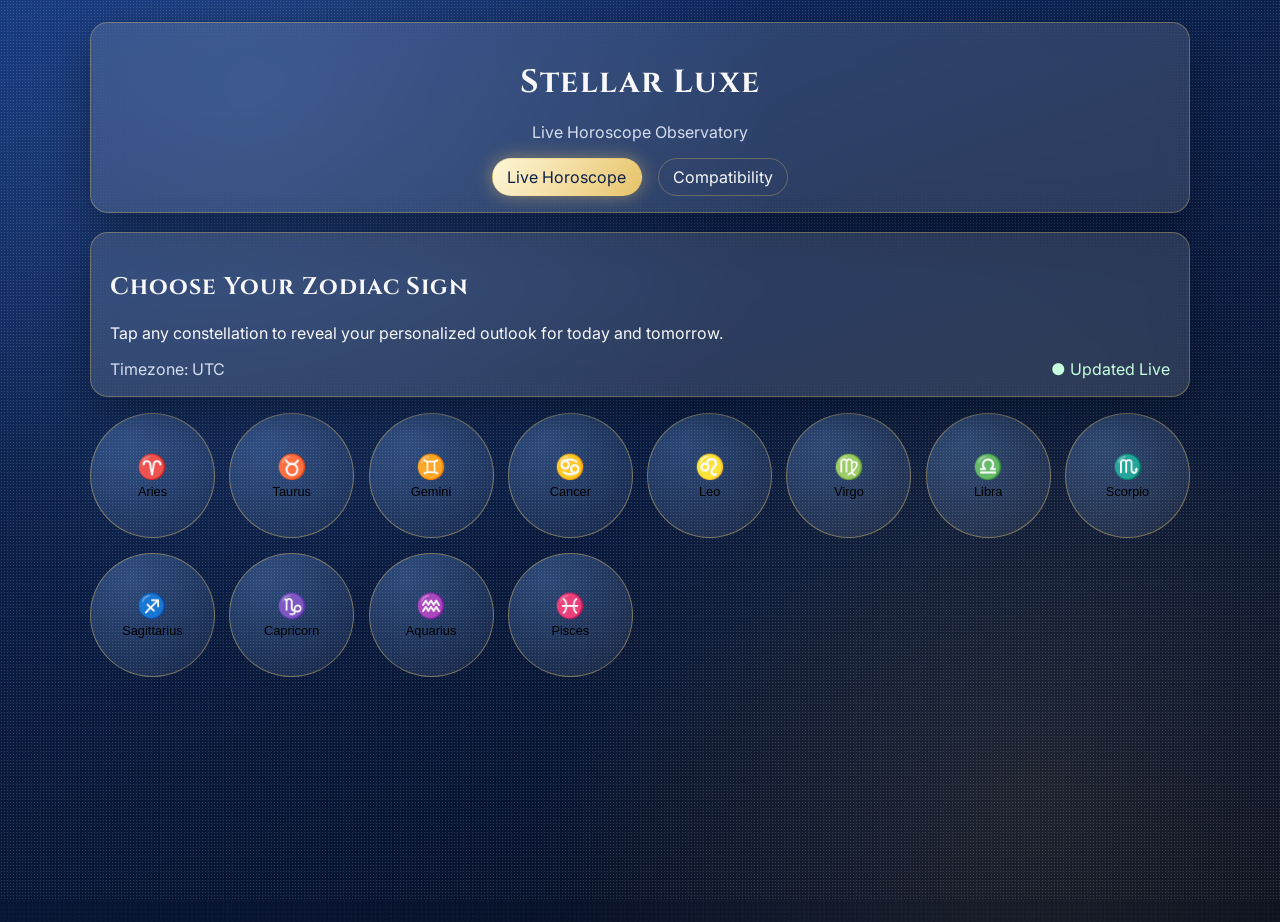
<file: index.html>
<!DOCTYPE html>
<html lang="en">
<head>
  <meta charset="UTF-8" />
  <meta name="viewport" content="width=device-width, initial-scale=1.0" />
  <meta name="description" content="Premium dark-themed astrology website with live daily and tomorrow horoscope insights for all zodiac signs." />
  <meta name="keywords" content="horoscope, zodiac, astrology, daily horoscope, compatibility" />
  <meta name="author" content="Stellar Luxe" />
  <title>Stellar Luxe | Live Horoscope</title>
  <link rel="preconnect" href="https://fonts.googleapis.com" />
  <link rel="preconnect" href="https://fonts.gstatic.com" crossorigin />
  <link href="https://fonts.googleapis.com/css2?family=Cinzel:wght@500;600;700&family=Inter:wght@300;400;500;600&display=swap" rel="stylesheet" />
  <link rel="stylesheet" href="style.css" />
</head>
<body>
  <div id="loader" class="loader-overlay" aria-live="polite">
    <div class="loader-content">
      <div class="orb"></div>
      <p>Aligning cosmic frequencies...</p>
    </div>
  </div>

  <div class="stars" aria-hidden="true"></div>

  <header class="site-header glass">
    <h1>Stellar Luxe</h1>
    <p class="tagline">Live Horoscope Observatory</p>
    <nav>
      <a href="index.html" class="active">Live Horoscope</a>
      <a href="compatibility.html">Compatibility</a>
    </nav>
  </header>

  <main class="container">
    <section class="intro glass">
      <h2>Choose Your Zodiac Sign</h2>
      <p>Tap any constellation to reveal your personalized outlook for today and tomorrow.</p>
      <div class="meta-row">
        <span id="timezoneLabel"></span>
        <span class="live-indicator">● Updated Live</span>
      </div>
    </section>

    <section id="zodiacGrid" class="zodiac-grid" aria-label="Zodiac signs"></section>

    <section id="horoscopePanel" class="horoscope-panel glass hidden" aria-live="polite">
      <h3 id="selectedSign">Select a sign</h3>
      <div class="dates">
        <p id="todayLabel"></p>
        <p id="tomorrowLabel"></p>
      </div>

      <div class="horoscope-columns">
        <article class="reading-card">
          <h4>Today</h4>
          <ul id="todayReading"></ul>
        </article>
        <article class="reading-card">
          <h4>Tomorrow</h4>
          <ul id="tomorrowReading"></ul>
        </article>
      </div>

      <p id="dataSource" class="data-source"></p>
    </section>
  </main>

  <script src="script.js"></script>
</body>
</html>
</file>
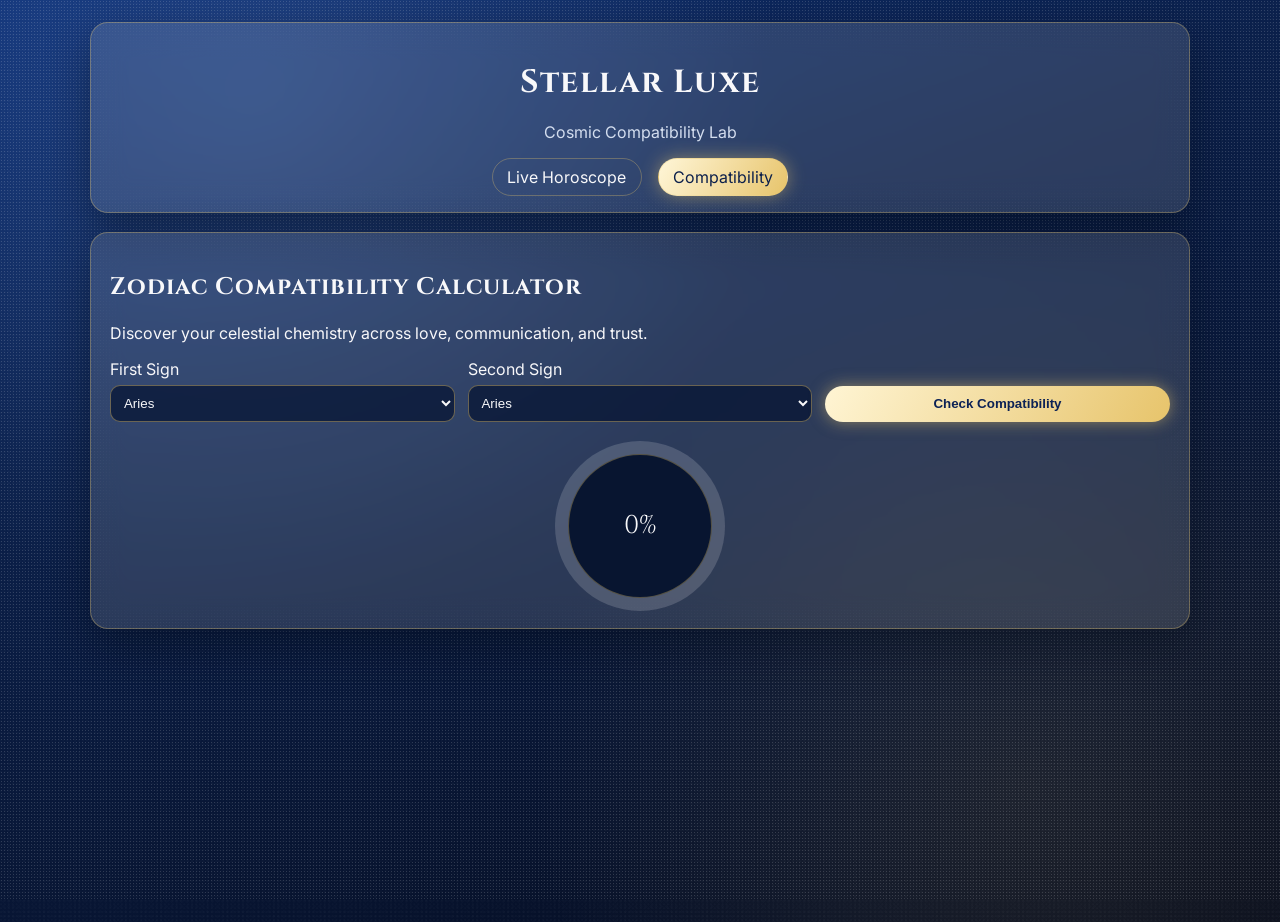
<file: compatibility.html>
<!DOCTYPE html>
<html lang="en">
<head>
  <meta charset="UTF-8" />
  <meta name="viewport" content="width=device-width, initial-scale=1.0" />
  <meta name="description" content="Check zodiac compatibility with a premium visual compatibility meter and personalized astrology breakdown." />
  <meta name="keywords" content="zodiac compatibility, love compatibility, astrology match" />
  <meta name="author" content="Stellar Luxe" />
  <title>Stellar Luxe | Compatibility</title>
  <link rel="preconnect" href="https://fonts.googleapis.com" />
  <link rel="preconnect" href="https://fonts.gstatic.com" crossorigin />
  <link href="https://fonts.googleapis.com/css2?family=Cinzel:wght@500;600;700&family=Inter:wght@300;400;500;600&display=swap" rel="stylesheet" />
  <link rel="stylesheet" href="style.css" />
</head>
<body>
  <div class="stars" aria-hidden="true"></div>

  <header class="site-header glass">
    <h1>Stellar Luxe</h1>
    <p class="tagline">Cosmic Compatibility Lab</p>
    <nav>
      <a href="index.html">Live Horoscope</a>
      <a href="compatibility.html" class="active">Compatibility</a>
    </nav>
  </header>

  <main class="container">
    <section class="compatibility-wrap glass">
      <h2>Zodiac Compatibility Calculator</h2>
      <p>Discover your celestial chemistry across love, communication, and trust.</p>

      <div class="compat-form">
        <label>
          First Sign
          <select id="signOne"></select>
        </label>
        <label>
          Second Sign
          <select id="signTwo"></select>
        </label>
        <button id="checkCompatibility" class="gold-btn">Check Compatibility</button>
      </div>

      <div class="meter-block">
        <div id="compatMeter" class="compat-meter"><span id="meterText">0%</span></div>
      </div>

      <div id="compatibilityResult" class="compatibility-result hidden">
        <p><strong>Love Compatibility ❤️:</strong> <span id="loveScore"></span></p>
        <p><strong>Communication 🗣️:</strong> <span id="communicationScore"></span></p>
        <p><strong>Trust 🔐:</strong> <span id="trustScore"></span></p>
        <p><strong>Overall Summary:</strong> <span id="summaryText"></span></p>
        <button id="shareCompatibility" class="gold-btn secondary">Share Compatibility</button>
      </div>
    </section>
  </main>

  <script src="script.js"></script>
</body>
</html>
</file>
<file: style.css>
:root {
  --bg-1: #0a1f4a;
  --bg-2: #050b1c;
  --glass: rgba(255, 255, 255, 0.12);
  --gold: #e7c46b;
  --gold-soft: #cfa346;
  --text: #f8f8fa;
  --muted: #d4deef;
  --blue-glow: #7fb6ff;
}

* { box-sizing: border-box; }
html { scroll-behavior: smooth; }
body {
  margin: 0;
  min-height: 100vh;
  color: var(--text);
  font-family: 'Inter', sans-serif;
  background:
    radial-gradient(circle at 20% 10%, rgba(125, 174, 255, 0.16), transparent 40%),
    radial-gradient(circle at 80% 85%, rgba(231, 196, 107, 0.1), transparent 38%),
    linear-gradient(160deg, #0d2f73 0%, var(--bg-1) 35%, var(--bg-2) 100%);
  overflow-x: hidden;
}

h1, h2, h3, h4 { font-family: 'Cinzel', serif; letter-spacing: 0.04em; }

.stars,
.stars::before,
.stars::after {
  content: '';
  position: fixed;
  top: 0;
  left: 0;
  width: 100%;
  height: 100%;
  z-index: -1;
  background-image: radial-gradient(circle, rgba(255, 255, 255, 0.65) 1px, transparent 1px);
  background-size: 3px 3px;
  animation: drift 120s linear infinite;
  opacity: 0.24;
}
.stars::before { transform: scale(1.3); animation-duration: 150s; opacity: 0.16; }
.stars::after { transform: scale(1.7); animation-duration: 180s; opacity: 0.1; }

@keyframes drift {
  from { transform: translateY(0); }
  to { transform: translateY(-120px); }
}

.loader-overlay {
  position: fixed;
  inset: 0;
  background: #04102b;
  display: grid;
  place-items: center;
  z-index: 20;
  transition: opacity 0.6s ease;
}
.loader-overlay.hidden { opacity: 0; pointer-events: none; }
.orb {
  width: 72px;
  aspect-ratio: 1;
  border-radius: 50%;
  border: 2px solid rgba(231, 196, 107, 0.35);
  border-top-color: var(--gold);
  animation: spin 1s linear infinite;
  margin: 0 auto 12px;
  box-shadow: 0 0 22px rgba(127, 182, 255, 0.4), 0 0 18px rgba(231, 196, 107, 0.5);
}
@keyframes spin { to { transform: rotate(360deg); } }

.container { width: min(1100px, 92vw); margin: 1.2rem auto 3rem; }
.glass {
  background: var(--glass);
  backdrop-filter: blur(16px);
  border: 1px solid rgba(231, 196, 107, 0.34);
  border-radius: 18px;
  box-shadow: 0 16px 45px rgba(2, 9, 22, 0.42);
}

.site-header {
  width: min(1100px, 92vw);
  margin: 1.4rem auto 0;
  padding: 1rem 1.2rem;
  text-align: center;
}
.tagline { color: var(--muted); margin-top: -0.2rem; }
nav { display: flex; justify-content: center; gap: 1rem; flex-wrap: wrap; margin-top: 0.8rem; }
nav a {
  color: var(--text);
  text-decoration: none;
  border: 1px solid rgba(231, 196, 107, 0.32);
  padding: 0.5rem 0.9rem;
  border-radius: 999px;
}
nav a.active, nav a:hover {
  color: #0b1f4b;
  background: linear-gradient(120deg, #fff6d8, var(--gold));
  box-shadow: 0 0 18px rgba(231, 196, 107, 0.48);
}

.intro, .compatibility-wrap { padding: 1.1rem 1.2rem; }
.meta-row { display: flex; justify-content: space-between; flex-wrap: wrap; gap: 0.6rem; color: var(--muted); }
.live-indicator { color: #c6ffe0; }

.zodiac-grid {
  display: grid;
  grid-template-columns: repeat(auto-fit, minmax(110px, 1fr));
  gap: 0.9rem;
  margin: 1rem 0;
}
.zodiac-card {
  border: 1px solid rgba(231, 196, 107, 0.44);
  border-radius: 50%;
  aspect-ratio: 1;
  display: grid;
  place-items: center;
  text-align: center;
  padding: 0.2rem;
  background: radial-gradient(circle at 30% 20%, rgba(127, 182, 255, 0.3), rgba(255, 255, 255, 0.05));
  cursor: pointer;
  transition: transform 0.25s ease, box-shadow 0.25s ease;
}
.zodiac-card span { font-size: 1.5rem; }
.zodiac-card small { display: block; margin-top: 0.2rem; font-size: 0.8rem; }
.zodiac-card:hover,
.zodiac-card.active {
  transform: translateY(-4px) scale(1.03);
  box-shadow: 0 0 20px rgba(127, 182, 255, 0.55), 0 0 14px rgba(231, 196, 107, 0.5);
}

.horoscope-panel { padding: 1rem 1.2rem; opacity: 1; transition: opacity 0.35s ease; }
.horoscope-panel.hidden { opacity: 0; pointer-events: none; display: none; }
.dates { color: var(--muted); }
.horoscope-columns { display: grid; grid-template-columns: 1fr 1fr; gap: 0.9rem; }
.reading-card {
  background: rgba(255, 255, 255, 0.08);
  border: 1px solid rgba(231, 196, 107, 0.32);
  border-radius: 14px;
  padding: 0.7rem 0.9rem;
}
.reading-card ul { margin: 0; padding-left: 1rem; }
.reading-card li { margin-bottom: 0.4rem; color: #f8fbff; }
.data-source { font-size: 0.85rem; color: var(--muted); }

.compat-form {
  display: grid;
  grid-template-columns: repeat(auto-fit, minmax(190px, 1fr));
  gap: 0.8rem;
  margin-top: 1rem;
  align-items: end;
}
label { display: grid; gap: 0.4rem; }
select {
  background: rgba(6, 20, 50, 0.72);
  color: var(--text);
  border: 1px solid rgba(231, 196, 107, 0.42);
  border-radius: 10px;
  padding: 0.55rem;
}
.gold-btn {
  border: none;
  border-radius: 999px;
  padding: 0.65rem 1rem;
  cursor: pointer;
  font-weight: 600;
  color: #0c2255;
  background: linear-gradient(120deg, #fff5d4, var(--gold));
  box-shadow: 0 0 16px rgba(231, 196, 107, 0.52);
}
.gold-btn.secondary { margin-top: 0.6rem; }

.meter-block { display: grid; place-items: center; margin-top: 1.2rem; }
.compat-meter {
  width: 170px;
  aspect-ratio: 1;
  border-radius: 50%;
  display: grid;
  place-items: center;
  background: conic-gradient(var(--gold) 0%, rgba(255, 255, 255, 0.16) 0%);
  position: relative;
}
.compat-meter::before {
  content: '';
  position: absolute;
  inset: 13px;
  border-radius: 50%;
  background: #081530;
  border: 1px solid rgba(231, 196, 107, 0.34);
}
.compat-meter span { position: relative; font-family: 'Cinzel', serif; font-size: 1.6rem; }
.compatibility-result { margin-top: 1rem; line-height: 1.65; }
.hidden { display: none; }

@media (max-width: 760px) {
  .horoscope-columns { grid-template-columns: 1fr; }
}
</file>
